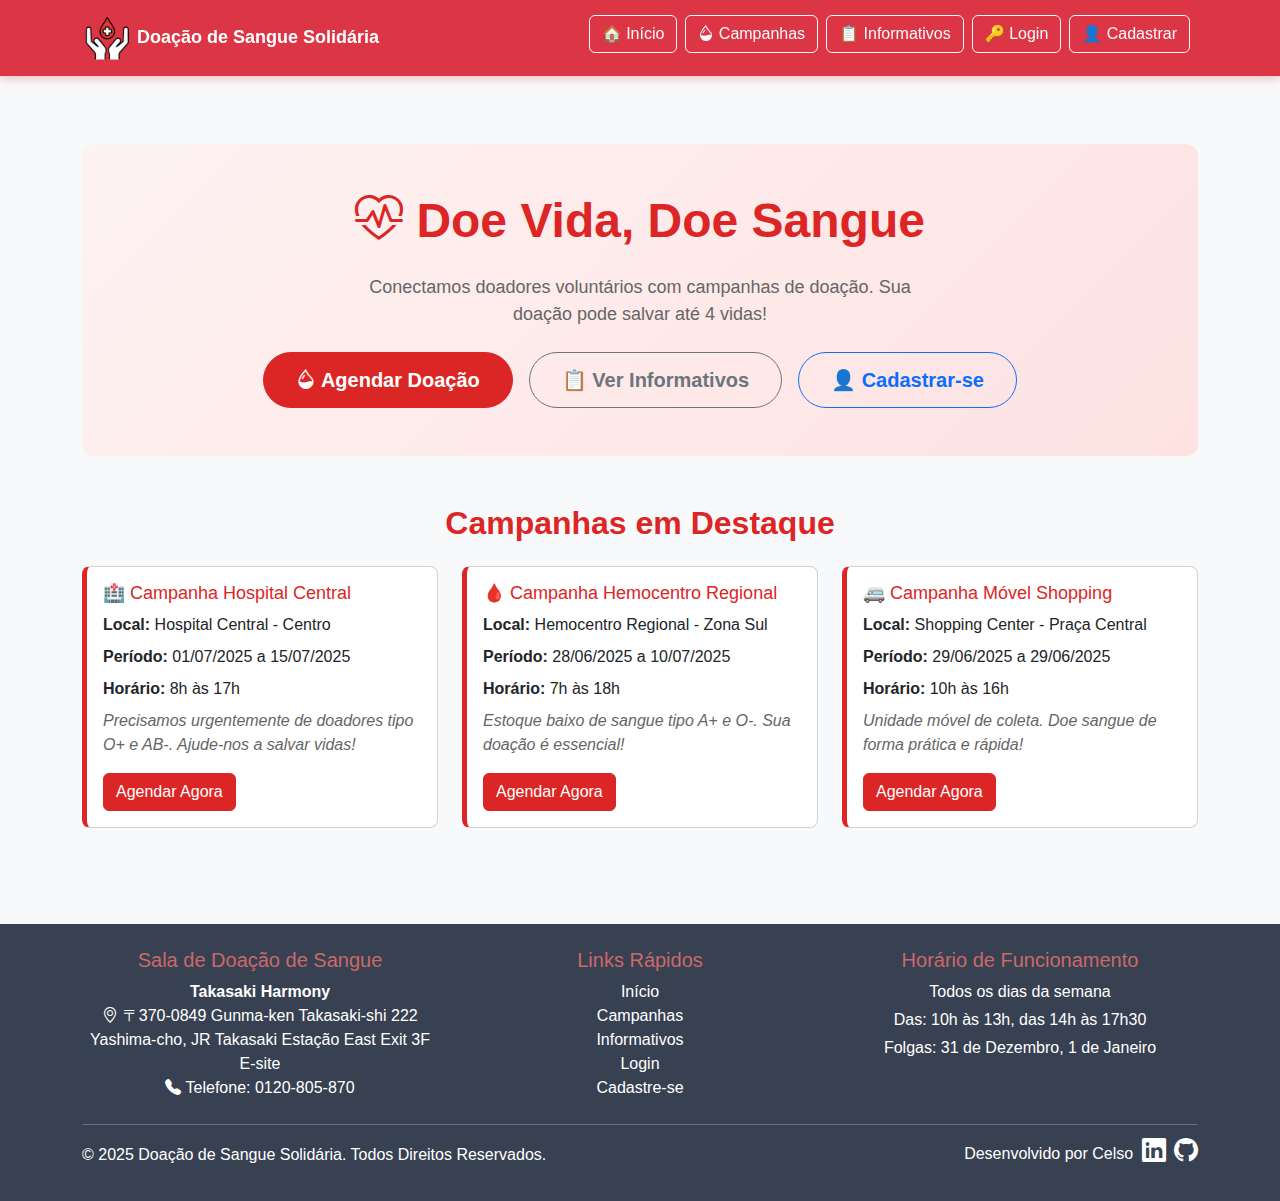
<file: index.html>
<!DOCTYPE html>
<html lang="pt-BR">

<head id="head-container">
    <!-- Será preenchido pelo script templates.js -->
</head>

<body class="d-flex flex-column min-vh-100">
    <!-- Header -->
    <div id="header-container">
        <!-- Será preenchido pelo script templates.js -->
    </div>

    <!-- Main -->
    <main class="py-5 flex-fill">
        <div class="container">
            <!-- Hero Section -->
            <div class="hero-section text-center p-5">
                <h1 class="mb-4 fw-bold"><i class="bi bi-heart-pulse"></i> Doe Vida, Doe Sangue</h1>
                <p class="mb-4 mx-auto" style="max-width: 600px;">
                    Conectamos doadores voluntários com campanhas de doação.
                    Sua doação pode salvar até 4 vidas!
                </p>
                <div class="d-flex flex-column flex-md-row gap-3 justify-content-center flex-wrap">
                    <a class="btn btn-custom-danger btn-lg" href="campanhas.html">
                        <i class="bi bi-droplet-half"></i> Agendar Doação
                    </a>
                    <a class="btn btn-outline-secondary btn-lg" href="informativos.html">
                        📋 Ver Informativos
                    </a>
                    <a class="btn btn-outline-primary btn-lg" href="cadastro.html">
                        👤 Cadastrar-se
                    </a>
                </div>
            </div>

            <!-- Campanhas em destaque no início -->
            <div class="campaigns-highlight">
                <h2 class="text-center mb-4" style="color: var(--bs-red);">Campanhas em Destaque</h2>
                <div class="row g-4" id="featured-campaigns">
                    <!-- Conteúdo será carregado pelo JavaScript -->
                </div>
            </div>
        </div>
    </main>

    <!-- Footer -->
    <div id="footer-container">
        <!-- Será preenchido pelo script templates.js -->
    </div>

    <div id="scripts-container">
        Will be populated by templates.js
    </div>
    <script src="/assets/js/common.js"></script>
    <script src="/assets/js/templates.js"></script>
    <script src="/assets/js/home.js"></script>
</body>

</html>
</file>
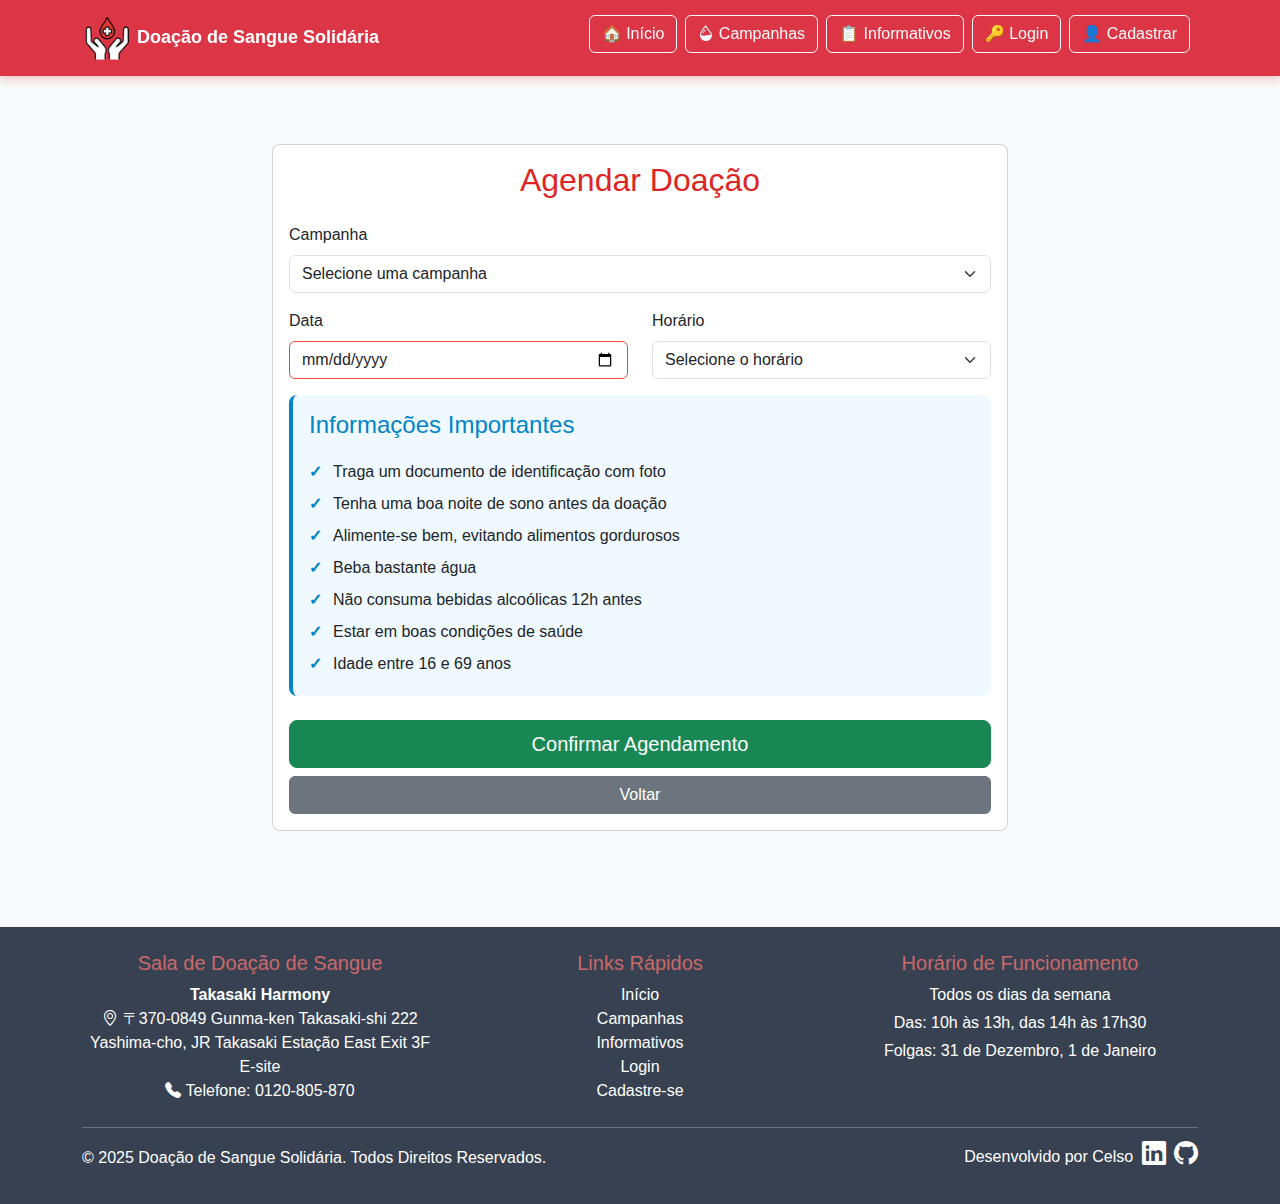
<file: agendamento.html>
<!DOCTYPE html>
<html lang="pt-BR">

<head id="head-container">
    <!-- Conteúdo será carregado pelo script template.js-->
</head>

<body class="d-flex flex-column min-vh-100">
    <!-- Header -->
    <div id="header-container">
        <!-- Conteúdo será carregado pelo script template.js-->
    </div>
    <!-- Main -->
    <main class="py-5 flex-fill">
        <div class="container">
            <!-- Formuláro de agendamento -->
            <div class="row justify-content-center">
                <div class="col-lg-8 col-md-10">
                    <div class="card">
                        <div class="card-body">
                            <h2 class="text-center mb-4" style="color: var(--bs-red);">Agendar Doação</h2>
                            <form id="agendamentoForm">
                                <div class="mb-3">
                                    <label for="campanha_select" class="form-label">Campanha</label>
                                    <select id="campanha_select" class="form-select" required>
                                        <option value="">Selecione uma campanha</option>
                                        <!-- Opções serão carregadas pelo JavaScript -->
                                    </select>
                                </div>
                                <div class="row">
                                    <div class="col-md-6 mb-3">
                                        <label for="data_agendamento" class="form-label">Data</label>
                                        <input type="date" id="data_agendamento" class="form-control" required>
                                    </div>
                                    <div class="col-md-6 mb-3">
                                        <label for="hora_agendamento" class="form-label">Horário</label>
                                        <select id="hora_agendamento" class="form-select" required>
                                            <option value="">Selecione o horário</option>
                                            <option value="10:00">10:00</option>
                                            <option value="10:30">10:30</option>
                                            <option value="11:00">11:00</option>
                                            <option value="11:30">11:30</option>
                                            <option value="12:00">12:00</option>
                                            <option value="12:30">12:30</option>
                                            <option value="13:00">13:00</option>
                                            <option value="14:00">14:00</option>
                                            <option value="14:30">14:30</option>
                                            <option value="15:00">15:00</option>
                                            <option value="15:30">15:30</option>
                                            <option value="16:00">16:00</option>
                                            <option value="16:30">16:30</option>
                                            <option value="17:00">17:00</option>
                                            <option value="17:30">17:30</option>
                                        </select>
                                    </div>
                                </div>
                                <div class="info-card p-3 mb-4">
                                    <h4 class="mb-3">Informações Importantes</h4>
                                    <ul class="mb-0">
                                        <li class="py-1">Traga um documento de identificação com foto</li>
                                        <li class="py-1">Tenha uma boa noite de sono antes da doação</li>
                                        <li class="py-1">Alimente-se bem, evitando alimentos gordurosos</li>
                                        <li class="py-1">Beba bastante água</li>
                                        <li class="py-1">Não consuma bebidas alcoólicas 12h antes</li>
                                        <li class="py-1">Estar em boas condições de saúde</li>
                                        <li class="py-1">Idade entre 16 e 69 anos</li>
                                    </ul>
                                </div>
                                <div class="d-grid gap-2">
                                    <button type="submit" class="btn btn-success btn-lg">
                                        Confirmar Agendamento
                                    </button>
                                    <a href="campanhas.html" class="btn btn-secondary">
                                        Voltar
                                    </a>
                                </div>
                            </form>
                        </div>
                    </div>
                </div>
            </div>
        </div>
    </main>
    <!-- Footer -->
    <div id="footer-container">
        <!-- Conteúdo será carregado pelo script template.js-->
    </div>
    <div id="scripts-container">
        <!-- Conteúdo será carregado pelo script template.js-->
    </div>
    <script src="/assets/js/common.js"></script>
    <script src="/assets/js/templates.js"></script>
    <script src="/assets/js/agendamento.js"></script>
</body>

</html>
</file>
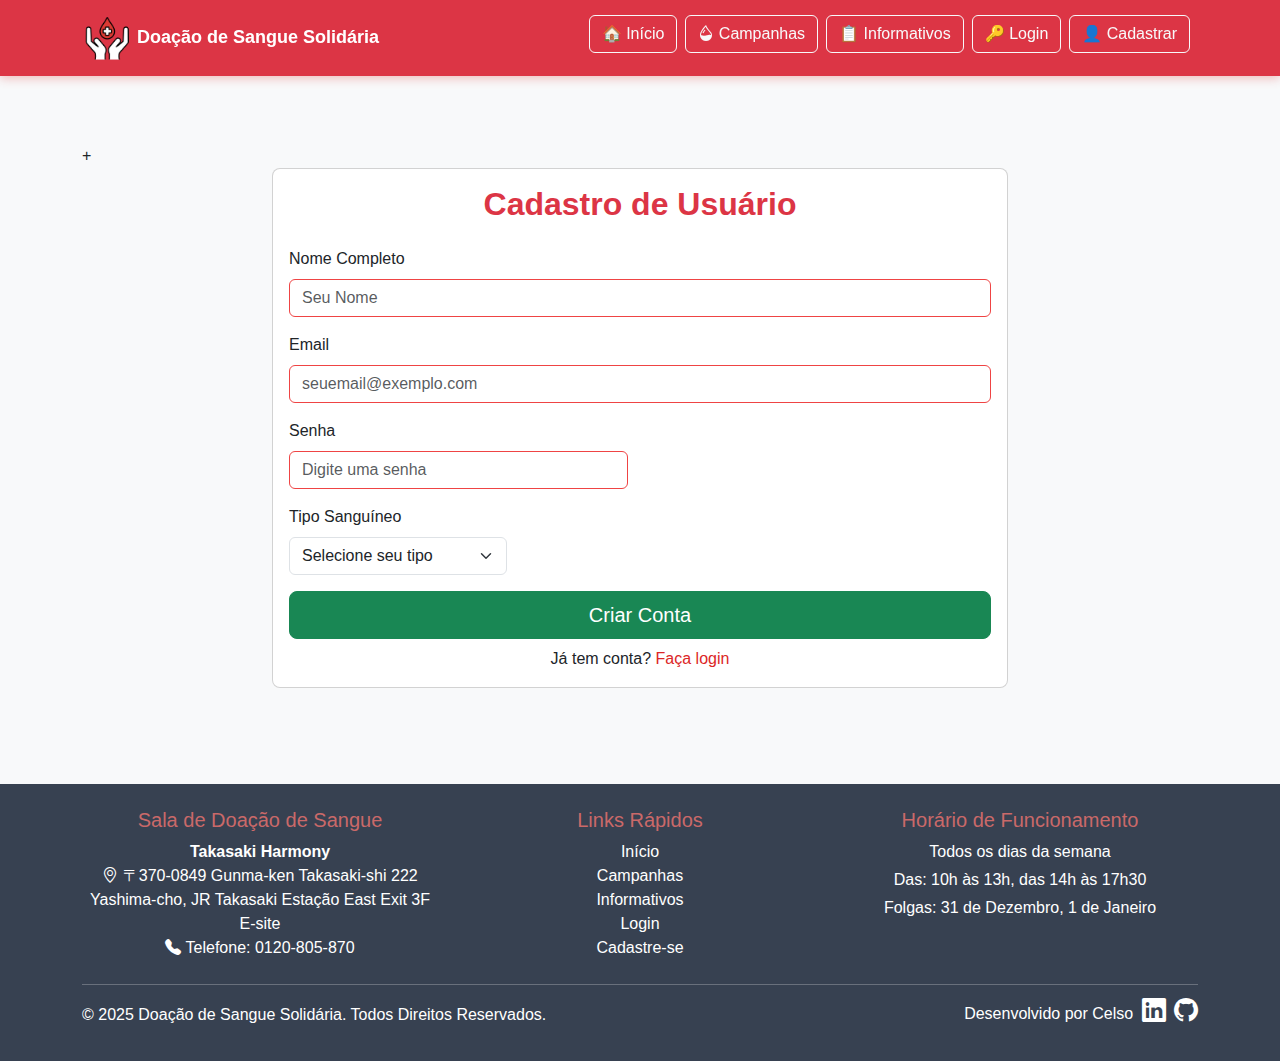
<file: cadastro.html>
<!DOCTYPE html>
<html lang="pt-BR">

<head id="head-container">
    <!-- Será preenchido pelo templates.js -->
</head>

<body class="d-flex flex-column min-vh-100">
    <!-- Cabeçalho -->
    <div id="header-container">
        <!-- Será preenchido pelo templates.js -->
    </div>

    <!-- Conteúdo Principal -->
    <main class="py-5 flex-fill">
        <div class="container">
            <!-- Formulário de Cadastro -->  +
             
            <div class="row justify-content-center">
                <div class="col-lg-8 col-md-10">
                    <div class="card">
                        <div class="card-body">
                            <h2 class="text-center text-danger fw-bold mb-4">Cadastro de Usuário</h2>
                            <form id="cadastroForm">
                                <div class="mb-3">
                                    <label for="nome" class="form-label">Nome Completo</label>
                                    <input type="text" id="nome" class="form-control" placeholder="Seu Nome" required>
                                </div>
                                <div class="mb-3">
                                    <label for="email_cadastro" class="form-label">Email</label>
                                    <input type="email" id="email_cadastro" class="form-control"
                                        placeholder="seuemail@exemplo.com" required>
                                </div>
                                <div class="row">
                                    <div class="col-md-6 mb-3">
                                        <label for="senha_cadastro" class="form-label">Senha</label>
                                        <input type="password" id="senha_cadastro" class="form-control"
                                            placeholder="Digite uma senha" required>
                                    </div>
                                </div>
                                <div class="row">
                                    <div class="col-md-4 mb-3">
                                        <label for="tipo_sanguineo" class="form-label">Tipo Sanguíneo</label>
                                        <select id="tipo_sanguineo" class="form-select" required>
                                            <option value="">Selecione seu tipo</option>
                                            <option value="A+">A+</option>
                                            <option value="A-">A-</option>
                                            <option value="B+">B+</option>
                                            <option value="B-">B-</option>
                                            <option value="AB+">AB+</option>
                                            <option value="AB-">AB-</option>
                                            <option value="O+">O+</option>
                                            <option value="O-">O-</option>
                                        </select>
                                    </div>
                                </div>
                                <div class="d-grid gap-2">
                                    <button type="submit" class="btn btn-success btn-lg">Criar
                                        Conta</button>
                                    <div class="text-center">
                                        <span>Já tem conta? </span>
                                        <a href="login.html" class="text-decoration-none"
                                            style="color: var(--bs-red);">Faça login</a>
                                    </div>
                                </div>
                            </form>
                        </div>
                    </div>
                </div>
            </div>
        </div>
    </main>

    <!-- Rodapé -->
    <div id="footer-container">
        <!-- Será preenchido pelo templates.js -->
    </div>

    <div id="scripts-container">
        <!-- Será preenchido pelo templates.js -->
    </div>
    <script src="/assets/js/common.js"></script>
    <script src="/assets/js/templates.js"></script>
    <script src="/assets/js/cadastro.js"></script>
</body>

</html>
</file>
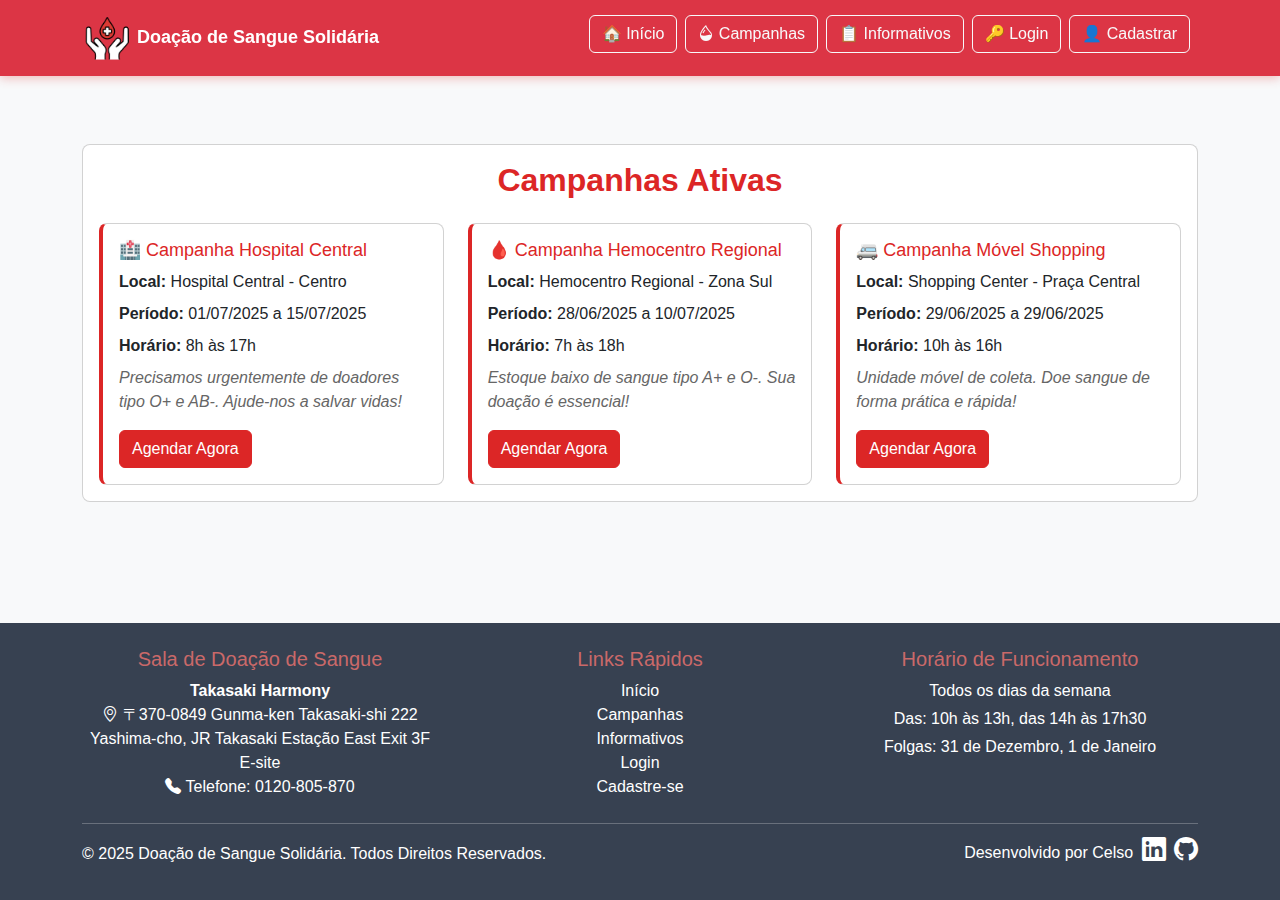
<file: campanhas.html>
<!DOCTYPE html>
<html lang="pt-BR">

<head id="head-container">
    <!-- Will be populated by templates.js -->
</head>

<body class="d-flex flex-column min-vh-100">
    <!-- Header -->
    <div id="header-container">
        <!-- Will be populated by templates.js -->
    </div>

    <!-- Main Content -->
    <main class="py-5 flex-fill">
        <div class="container">
            <!-- Campanhas -->
            <div class="card">
                <div class="card-body">
                    <h2 class="text-center mb-4 fw-bold" style="color: var(--bs-red);">Campanhas Ativas</h2>
                    <div class="row g-4" id="campanhas-container">
                        <!-- Will be populated by JavaScript -->
                        <div id="loading-campanhas">
                            <!-- Loading state will be shown here -->
                        </div>
                    </div>
                </div>
            </div>
        </div>
    </main>

    <!-- Footer -->
    <div id="footer-container">
        <!-- Will be populated by templates.js -->
    </div>

    <div id="scripts-container">
        <!-- Will be populated by templates.js -->
    </div>
      <script src="/assets/js/common.js"></script>
    <script src="/assets/js/templates.js"></script>
      <script src="/assets/js/campanhas.js"></script>
</body>

</html>
</file>
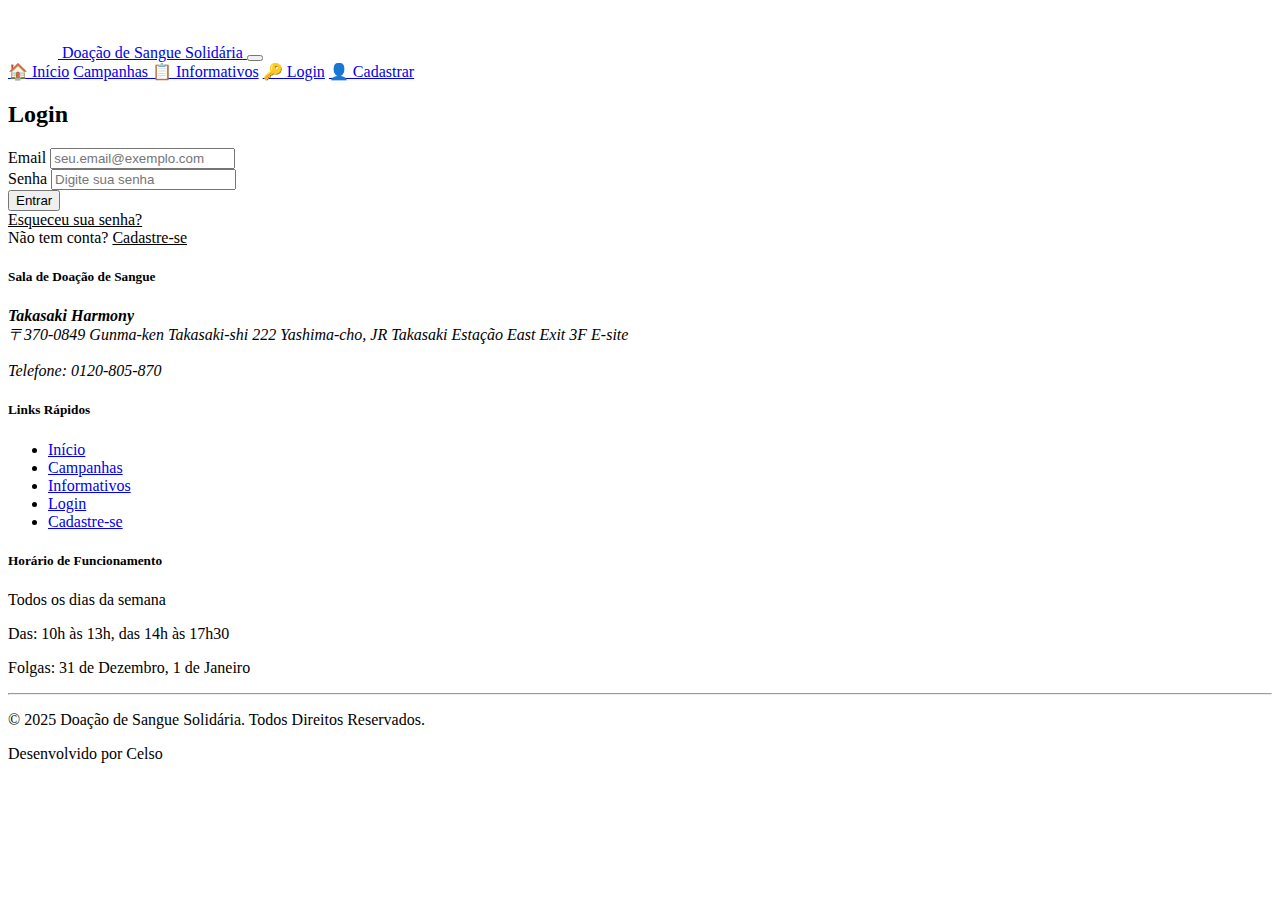
<file: historico.html>
<!DOCTYPE html>
<html lang="pt-BR">

<head id="head-container">
    <!-- Will be populated by templates.js -->
</head>

<body class="d-flex flex-column min-vh-100">
    <!-- Header -->
    <div id="header-container">
        <!-- Will be populated by templates.js -->
    </div>

    <!-- Main Content -->
    <main class="py-5 flex-fill">
        <div class="container">
            <!-- Histórico -->
            <div class="card">
                <div class="card-body">
                    <h2 class="text-center mb-4" style="color: var(--bs-red);">Histórico de Doações</h2>

                    <div class="table-responsive">
                        <table class="table table-hover">
                            <thead class="table-light">
                                <tr>
                                    <th>Campanha</th>
                                    <th>Data da Doação</th>
                                    <th>Local</th>
                                    <th>Status</th>
                                </tr>
                            </thead>
                            <tbody id="historicoTable">
                                <!-- Will be populated by JavaScript -->
                            </tbody>
                        </table>
                    </div>
                </div>
            </div>
        </div>
    </main>

    <!-- Footer -->
    <div id="footer-container">
        <!-- Will be populated by templates.js -->
    </div>

    <div id="scripts-container">
        <!-- Will be populated by templates.js -->
    </div>
      <script src="/assets/js/common.js"></script>
    <script src="/assets/js/templates.js"></script>
        <script src="/assets/js/historico.js"></script>
</body>

</html>
</file>
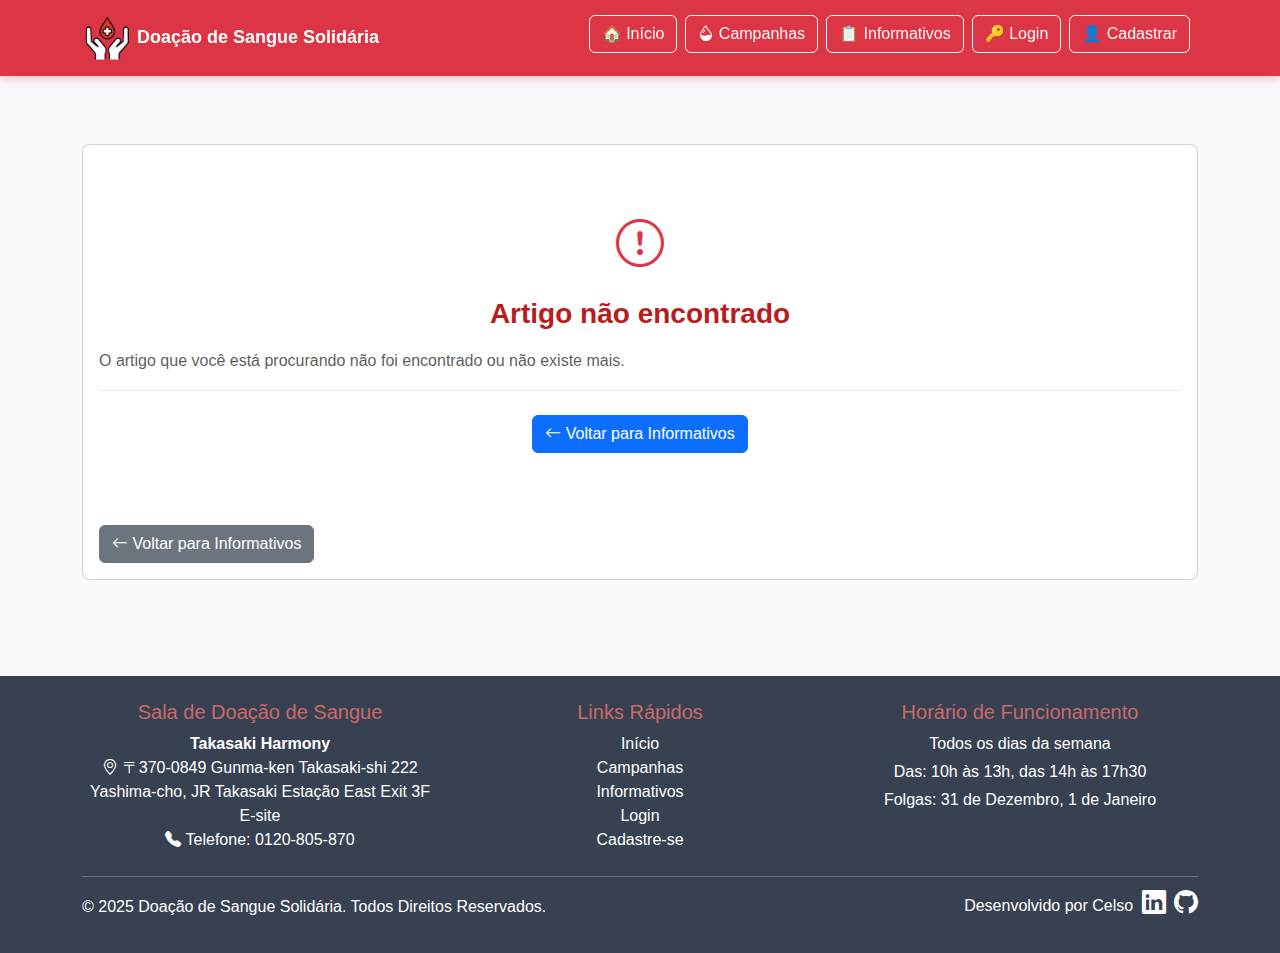
<file: informativo-detalhes.html>
<!DOCTYPE html>
<html lang="pt-BR">

<head id="head-container">
    <!-- Will be populated by templates.js -->
</head>

<body class="d-flex flex-column min-vh-100">
    <!-- Header -->
    <div id="header-container">
        <!-- Will be populated by templates.js -->
    </div>

    <!-- Main Content -->
    <main class="py-5 flex-fill">
        <div class="container">
            <!-- Detalhe do Informativo -->
            <div class="card">
                <div class="card-body">
                    <div id="informativo-content">
                        <!-- Content will be loaded via JavaScript -->
                        <div class="text-center py-5">
                            <div class="spinner-border text-primary" role="status">
                                <span class="visually-hidden">Carregando...</span>
                            </div>
                            <p class="mt-3">Carregando artigo...</p>
                        </div>
                    </div>
                    
                    <div class="mt-4">
                        <a href="informativos.html" class="btn btn-secondary">
                            <i class="bi bi-arrow-left"></i> Voltar para Informativos
                        </a>
                    </div>
                </div>
            </div>
        </div>
    </main>

    <!-- Footer -->
    <div id="footer-container">
        <!-- Will be populated by templates.js -->
    </div>

    <div id="scripts-container">
        <!-- Will be populated by templates.js -->
    </div>
      <script src="/assets/js/common.js"></script>
    <script src="/assets/js/templates.js"></script>
    <script src="/assets/js/informativo-detalhes.js"></script>
</body>

</html>
</file>
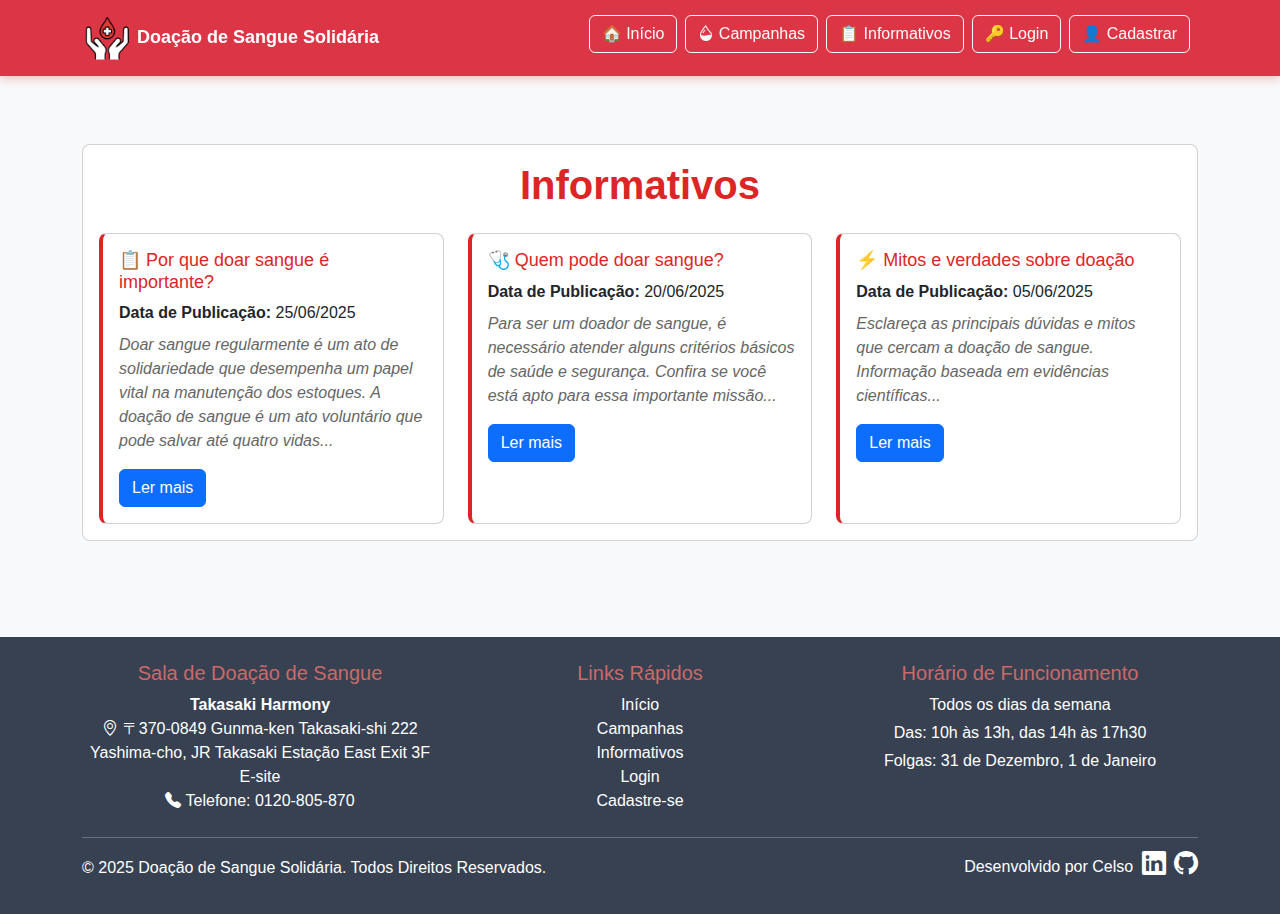
<file: informativos.html>
<!DOCTYPE html>
<html lang="pt-BR">

<head id="head-container">
    <!-- Will be populated by templates.js -->
</head>

<body class="d-flex flex-column min-vh-100">
    <!-- Header -->
    <div id="header-container">
        <!-- Will be populated by templates.js -->
    </div>

    <!-- Main Content -->
    <main class="py-5 flex-fill">
        <div class="container">
            <!-- Informativos -->
            <div class="card">
                <div class="card-body">
                    <h1 class="text-center mb-4 fw-bold" style="color: var(--bs-red);">Informativos</h1>
                    <div class="row g-4" id="informativos-container">
                        <!-- Will be populated by JavaScript -->
                    </div>
                </div>
            </div>
        </div>
    </main>

    <!-- Footer -->
    <div id="footer-container">
        <!-- Will be populated by templates.js -->
    </div>

    <div id="scripts-container">
        <!-- Will be populated by templates.js -->
    </div>
      <script src="/assets/js/common.js"></script>
    <script src="/assets/js/templates.js"></script>
    <script src="/assets/js/informativos.js"></script>
</body>

</html>
</file>
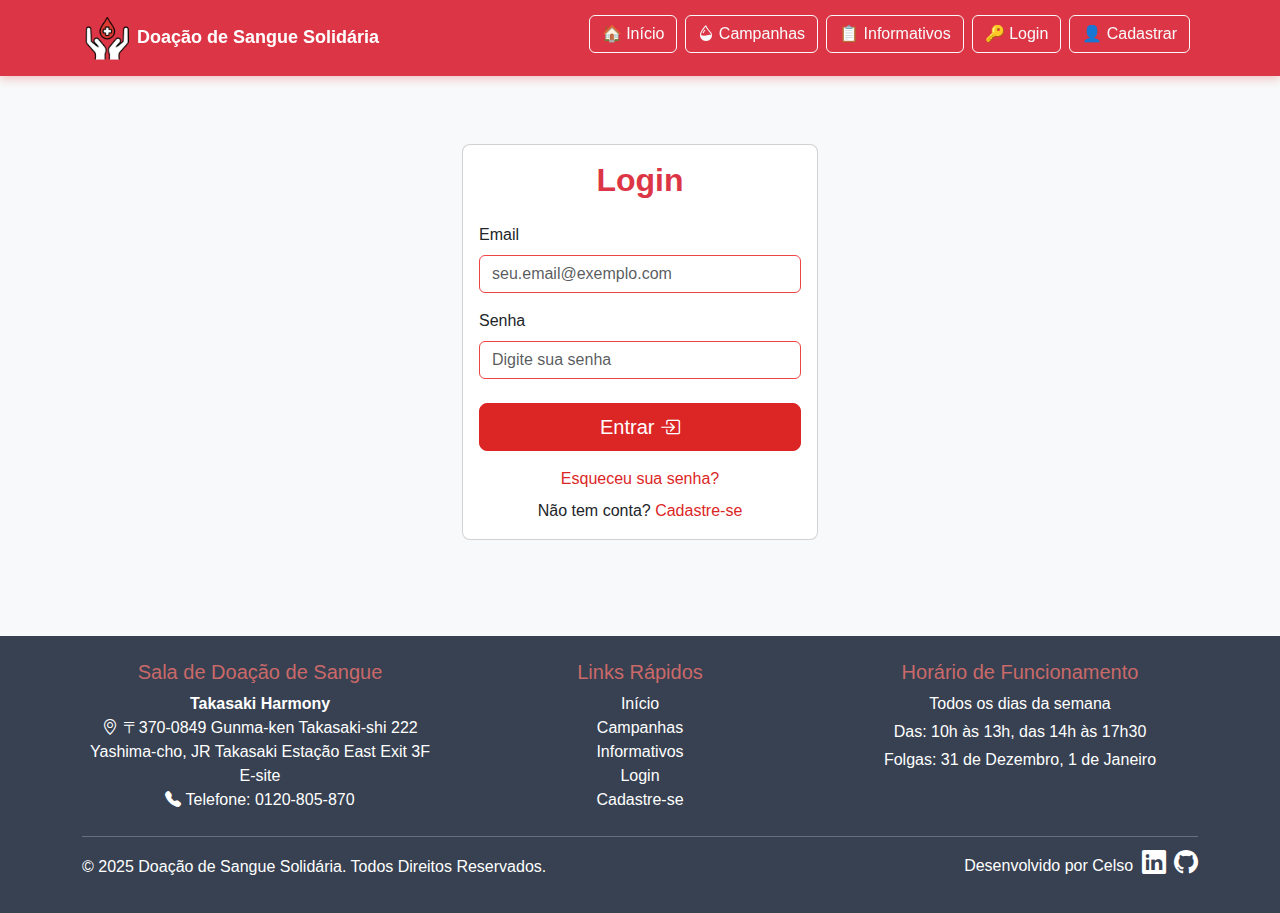
<file: login.html>
<!DOCTYPE html>
<html lang="pt-BR">

<head id="head-container">
    <!-- Será preenchido pelo templates.js -->
</head>

<body class="d-flex flex-column min-vh-100">
    <!-- Cabeçalho -->
    <div id="header-container">
        <!-- Será preenchido pelo templates.js -->
    </div>

    <!-- Conteúdo Principal -->
    <main class="py-5 flex-fill">
        <div class="container">
            <!-- Formulário de Login -->
            <div class="row justify-content-center">
                <div class="col-md-6 col-lg-4">
                    <div class="card">
                        <div class="card-body">
                            <h2 class="text-center mb-4 text-danger fw-bold">Login</h2>
                            <form id="loginForm">
                                <div class="mb-3">
                                    <label for="email" class="form-label">Email</label>
                                    <input type="email" id="email" class="form-control"
                                        placeholder="seu.email@exemplo.com" required>
                                </div>
                                <div class="mb-4">
                                    <label for="senha" class="form-label">Senha</label>
                                    <input type="password" id="senha" class="form-control"
                                        placeholder="Digite sua senha" required>
                                </div>
                                <div class="d-grid">
                                    <button type="submit" class="btn btn-custom-danger btn-lg">
                                        Entrar <i class="bi bi-box-arrow-in-right"></i>
                                    </button>
                                </div>
                                <div class="text-center mt-3">
                                    <a href="#" class="text-decoration-none" style="color: var(--bs-red);">Esqueceu
                                        sua senha?</a>
                                </div>
                                <div class="text-center mt-2">
                                    <span>Não tem conta? </span>
                                    <a href="cadastro.html" class="text-decoration-none"
                                        style="color: var(--bs-red);">Cadastre-se</a>
                                </div>
                            </form>
                        </div>
                    </div>
                </div>
            </div>
        </div>
    </main>

    <!-- Rodapé -->
    <div id="footer-container">
        <!-- Será preenchido pelo templates.js -->
    </div>
    <!-- Scripts -->
    <script src="https://cdnjs.cloudflare.com/ajax/libs/bootstrap/5.3.2/js/bootstrap.bundle.min.js"></script>
    <script src="/assets/js/common.js"></script>
    <script src="/assets/js/templates.js"></script>
    <script src="/assets/js/login.js"></script>
</body>

</html>
</file>
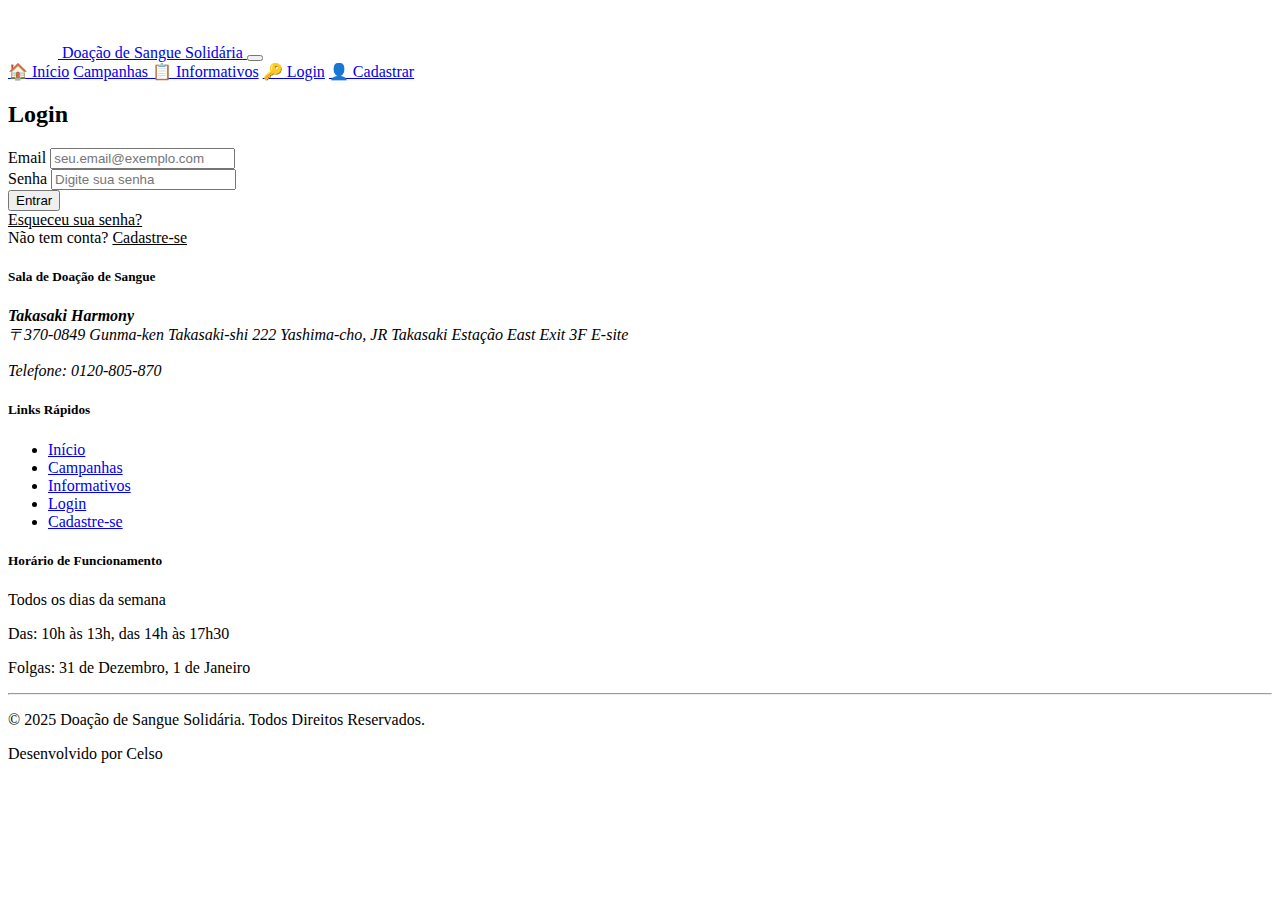
<file: notificacoes.html>
<!DOCTYPE html>
<html lang="pt-BR">

<head id="head-container">
    <!-- Será preenchido pelo templates.js -->
</head>

<body class="d-flex flex-column min-vh-100">
    <!-- Cabeçalho -->
    <div id="header-container">
        <!-- Será preenchido pelo templates.js -->
    </div>

    <!-- Conteúdo Principal -->
    <main class="py-5 flex-fill">
        <div class="container">
            <!-- Notificações -->
            <div class="card">
                <div class="card-body">
                    <h2 class="text-center mb-4 text-danger fw-bold">Notificações</h2>

                    <div class="table-responsive">
                        <table class="table table-hover">
                            <thead class="table-light">
                                <tr>
                                    <th>Título</th>
                                    <th>Data</th>
                                    <th>Tipo</th>
                                    <th>Status</th>
                                </tr>
                            </thead>
                            <tbody id="notificacoes-container">
                                <!-- Será preenchido via JavaScript -->
                            </tbody>
                        </table>
                    </div>
                </div>
            </div>
        </div>
    </main>

    <!-- Rodapé -->
    <div id="footer-container">
        <!-- Será preenchido pelo templates.js -->
    </div>
    <!-- Scripts -->
    <script src="https://cdnjs.cloudflare.com/ajax/libs/bootstrap/5.3.2/js/bootstrap.bundle.min.js"></script>
    <script src="/assets/js/common.js"></script>
    <script src="/assets/js/templates.js"></script>
    <script src="/assets/js/notificacoes.js"></script>
</body>

</html>
</file>
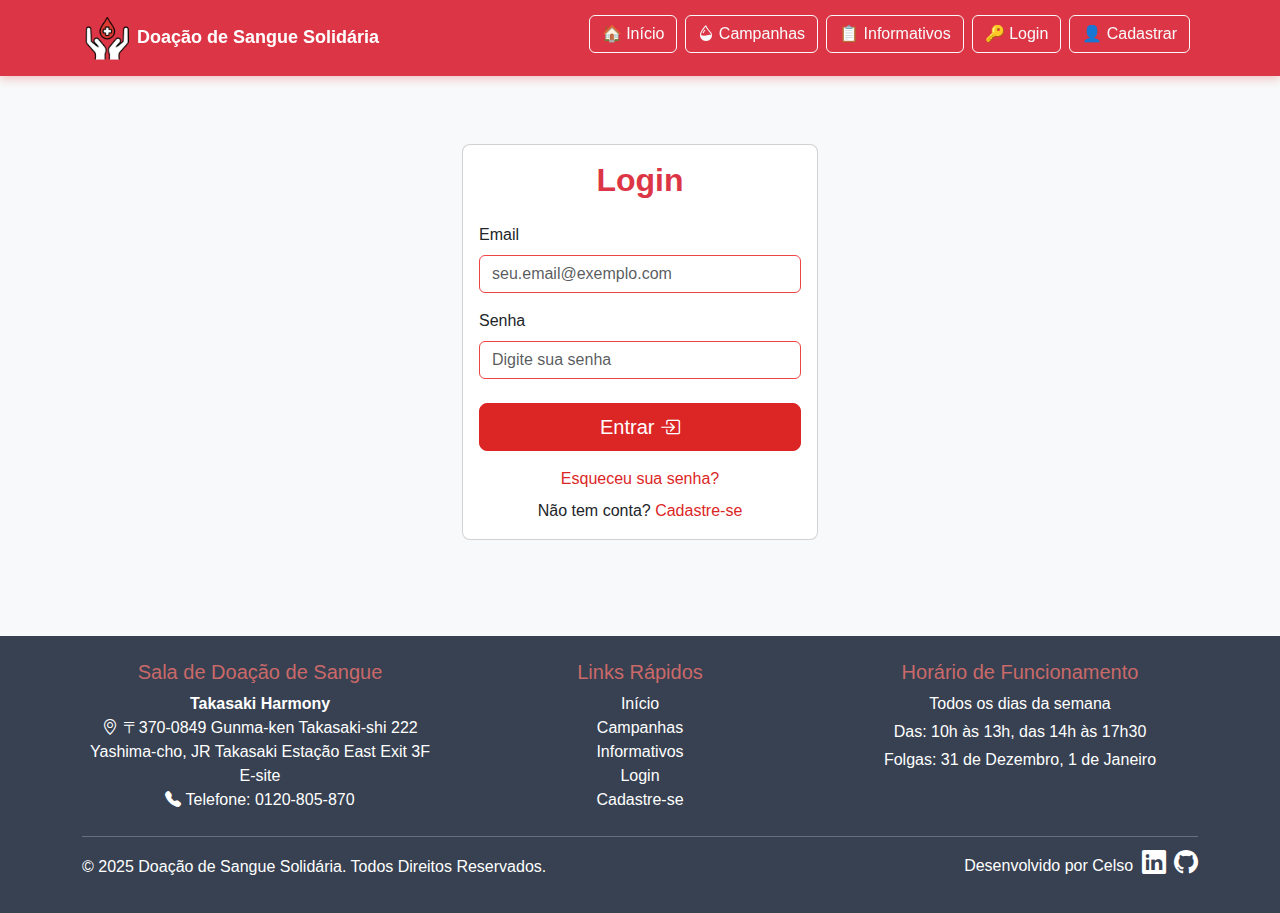
<file: painel.html>
<!DOCTYPE html>
<html lang="pt-BR">

<head id="head-container">
    <!-- Será preenchido pelo templates.js -->
</head>

<body class="d-flex flex-column min-vh-100">
    <!-- Cabeçalho -->
    <div id="header-container">
        <!-- Será preenchido pelo templates.js -->
    </div>

    <!-- Conteúdo Principal -->
    <main class="py-5 flex-fill">
        <div class="container">
            <!-- Painel do Usuário -->
            <div class="user-info p-4 mb-4" id="user-info-card">
                <!-- Será preenchido via JavaScript -->
            </div>

            <div class="card mb-4">
                <div class="card-body">
                    <h3 class="card-title">Ações Rápidas</h3>
                    <div class="row g-3">
                        <div class="col-md-4">
                            <a href="campanhas.html" class="btn btn-custom-danger w-100">
                                🩸 Ver Campanhas
                            </a>
                        </div>
                        <div class="col-md-4">
                            <a href="historico.html" class="btn btn-primary w-100">
                                📋 Meu Histórico
                            </a>
                        </div>
                        <div class="col-md-4">
                            <a href="notificacoes.html" class="btn btn-secondary w-100">
                                🔔 Notificações
                            </a>
                        </div>
                    </div>
                </div>
            </div>

            <div class="card mb-4">
                <div class="card-body">
                    <h3 class="card-title">Próximos Agendamentos</h3>
                    <div class="table-responsive">
                        <table class="table table-hover">
                            <thead class="table-light">
                                <tr>
                                    <th>Campanha</th>
                                    <th>Data/Hora</th>
                                    <th>Local</th>
                                    <th>Status</th>
                                </tr>
                            </thead>
                            <tbody id="agendamentosTable">
                                <!-- Será preenchido via JavaScript -->
                            </tbody>
                        </table>
                    </div>
                </div>
            </div>

            <div class="card">
                <div class="card-body">
                    <h3 class="text-center mb-4 text-danger fw-bold">Estatísticas das suas Doações</h3>
                    <div class="row g-3 mb-4" id="user-stats">
                        <!-- Será preenchido via JavaScript -->
                    </div>
                    <div class="achievement text-center p-3" id="user-achievement">
                        <!-- Será preenchido via JavaScript -->
                    </div>
                </div>
            </div>
        </div>
    </main>

    <!-- Rodapé -->
    <div id="footer-container">
        <!-- Será preenchido pelo templates.js -->
    </div>
    <!-- Scripts -->
    <script src="https://cdnjs.cloudflare.com/ajax/libs/bootstrap/5.3.2/js/bootstrap.bundle.min.js"></script>
    <script src="/assets/js/common.js"></script>
    <script src="/assets/js/templates.js"></script>
    <script src="/assets/js/painel.js"></script>
</body>

</html>
</file>
